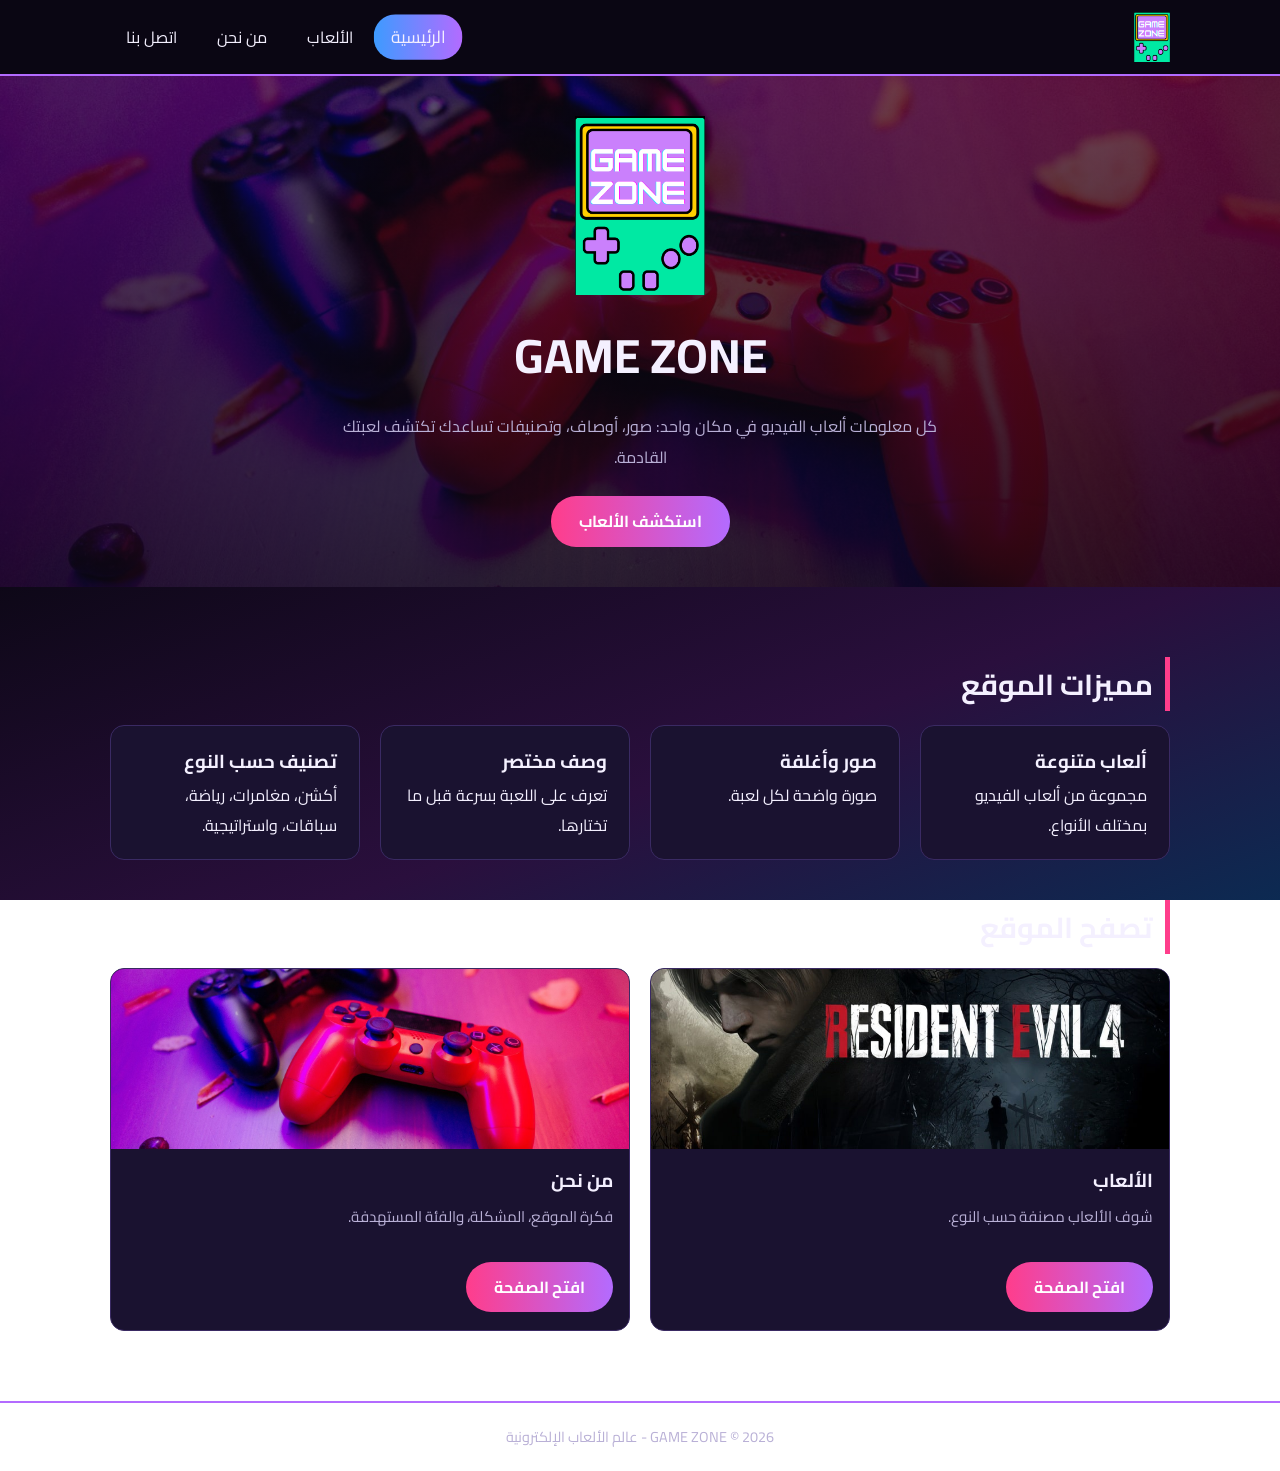
<file: index.html>
<!DOCTYPE html>
<html lang="ar" dir="rtl">
<head>
  <meta charset="UTF-8">
  <meta name="viewport" content="width=device-width, initial-scale=1.0">
  <title>الرئيسية | GAME ZONE</title>
  <link href="https://fonts.googleapis.com/css2?family=Cairo:wght@400;700;800&display=swap" rel="stylesheet">
  <link rel="stylesheet" href="style.css">
</head>
<body>
  <header>
    <nav>
      <a href="index.html" class="logo">
        <img src="images/logo.png" alt="شعار GAME ZONE">
      </a>
      <ul>
        <li><a href="index.html" class="active">الرئيسية</a></li>
        <li><a href="page1.html" >الألعاب</a></li>
        <li><a href="page2.html" >من نحن</a></li>
        <li><a href="contact.html" >اتصل بنا</a></li>
      </ul>
    </nav>
  </header>

  <section class="hero">
    <div>
     <img src="images/logo.png" alt="شعار GAME ZONE" class="hero-logo">
     <h1>GAME ZONE</h1>
      <p>كل معلومات ألعاب الفيديو في مكان واحد: صور، أوصاف، وتصنيفات تساعدك تكتشف لعبتك القادمة.</p>
      <a href="page1.html" class="btn">استكشف الألعاب</a>
    </div>
  </section>

  <main>
    <section>
      <h2>مميزات الموقع</h2>
      <div class="cards">
        <article class="box"><h3>ألعاب متنوعة</h3><p>مجموعة من ألعاب الفيديو بمختلف الأنواع.</p></article>
        <article class="box"><h3>صور وأغلفة</h3><p>صورة واضحة لكل لعبة.</p></article>
        <article class="box"><h3>وصف مختصر</h3><p>تعرف على اللعبة بسرعة قبل ما تختارها.</p></article>
        <article class="box"><h3>تصنيف حسب النوع</h3><p>أكشن، مغامرات، رياضة، سباقات، واستراتيجية.</p></article>
      </div>
    </section>

    <section>
      <h2>تصفح الموقع</h2>
      <div class="cards">
        <article class="card">
          <img src="images/action.jpg" alt="صورة لعبة أكشن">
          <div class="info">
            <h3> الألعاب</h3>
            <p>شوف الألعاب مصنفة حسب النوع.</p>
            <br><a href="page1.html" class="btn">افتح الصفحة</a>
          </div>
        </article>
        <article class="card">
          <img src="images/banner.jpg" alt="يد تحكم ألعاب">
          <div class="info">
            <h3>من نحن</h3>
            <p>فكرة الموقع، المشكلة، والفئة المستهدفة.</p>
            <br><a href="page2.html" class="btn">افتح الصفحة</a>
          </div>
        </article>
      </div>
    </section>
  </main>

  <footer>
    <p>GAME ZONE &copy; 2026 - عالم الألعاب الإلكترونية</p>
  </footer>
</body>
</html>
</file>
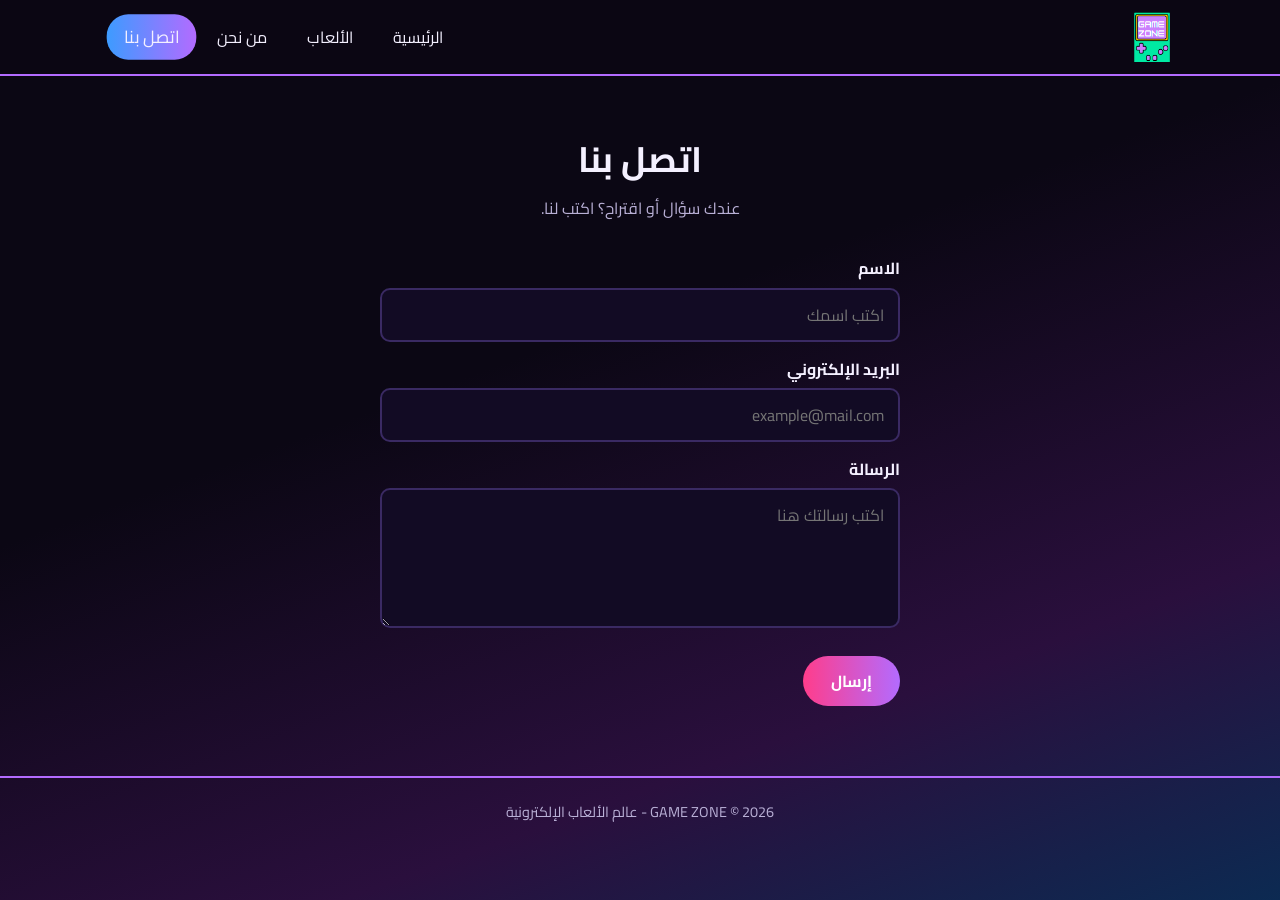
<file: contact.html>
<!DOCTYPE html>
<html lang="ar" dir="rtl">
<head>
  <meta charset="UTF-8">
  <meta name="viewport" content="width=device-width, initial-scale=1.0">
  <title>اتصل بنا | GAME ZONE</title>
  <link href="https://fonts.googleapis.com/css2?family=Cairo:wght@400;700;800&display=swap" rel="stylesheet">
  <link rel="stylesheet" href="style.css">
</head>
<body>
  <header>
    <nav>
      <a href="index.html" class="logo">
        <img src="images/logo.png" alt="شعار GAME ZONE">
      </a>
      <ul>
        <li><a href="index.html" >الرئيسية</a></li>
        <li><a href="page1.html" >الألعاب</a></li>
        <li><a href="page2.html" >من نحن</a></li>
        <li><a href="contact.html" class="active">اتصل بنا</a></li>
      </ul>
    </nav>
  </header>

  <main>
    <section class="page-title">
      <h1>اتصل بنا</h1>
      <p>عندك سؤال أو اقتراح؟ اكتب لنا.</p>
    </section>

    <section>
      <form action="contact.html" method="get">
        <label for="name">الاسم</label>
        <input type="text" id="name" name="name" placeholder="اكتب اسمك" required>

        <label for="email">البريد الإلكتروني</label>
        <input type="email" id="email" name="email" placeholder="example@mail.com" required>

        <label for="message">الرسالة</label>
        <textarea id="message" name="message" placeholder="اكتب رسالتك هنا" required></textarea>

        <button type="submit" class="btn">إرسال</button>
      </form>
    </section>
  </main>

  <footer>
    <p>GAME ZONE &copy; 2026 - عالم الألعاب الإلكترونية</p>
  </footer>
</body>
</html>
</file>
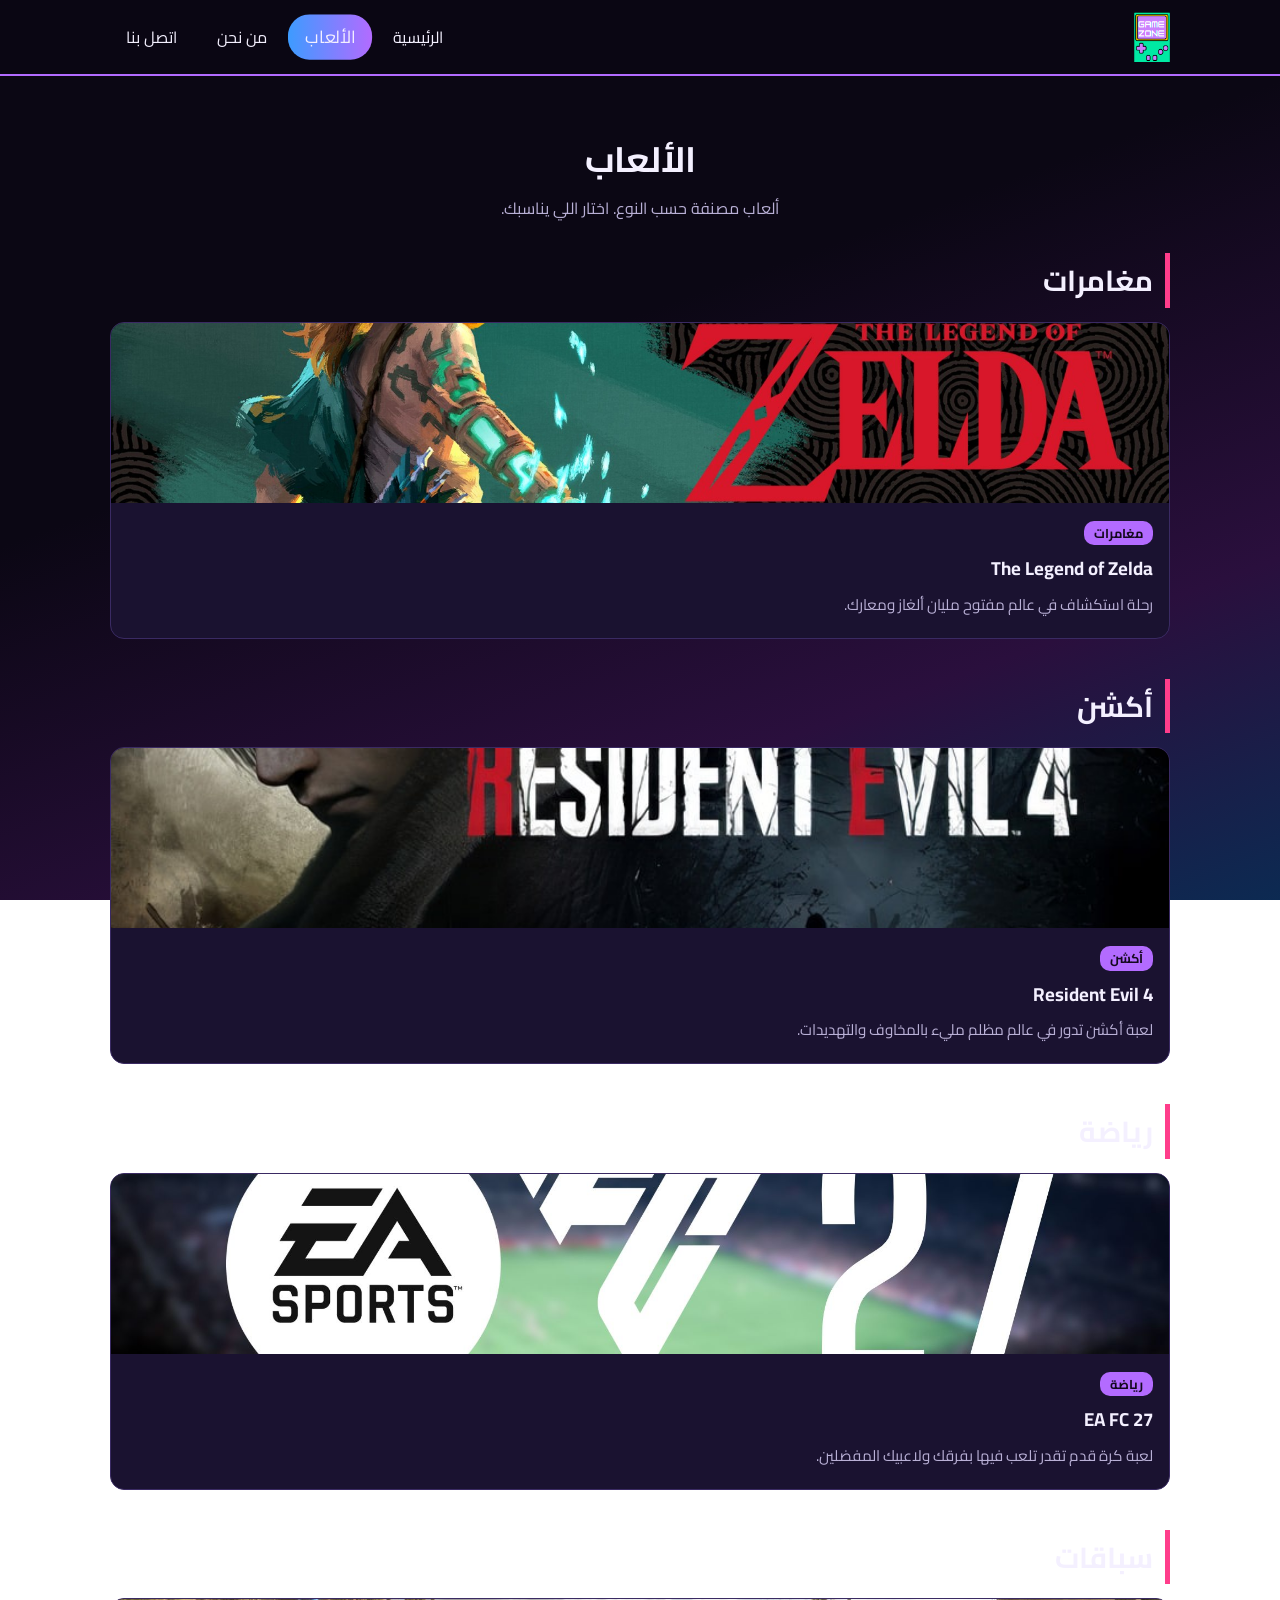
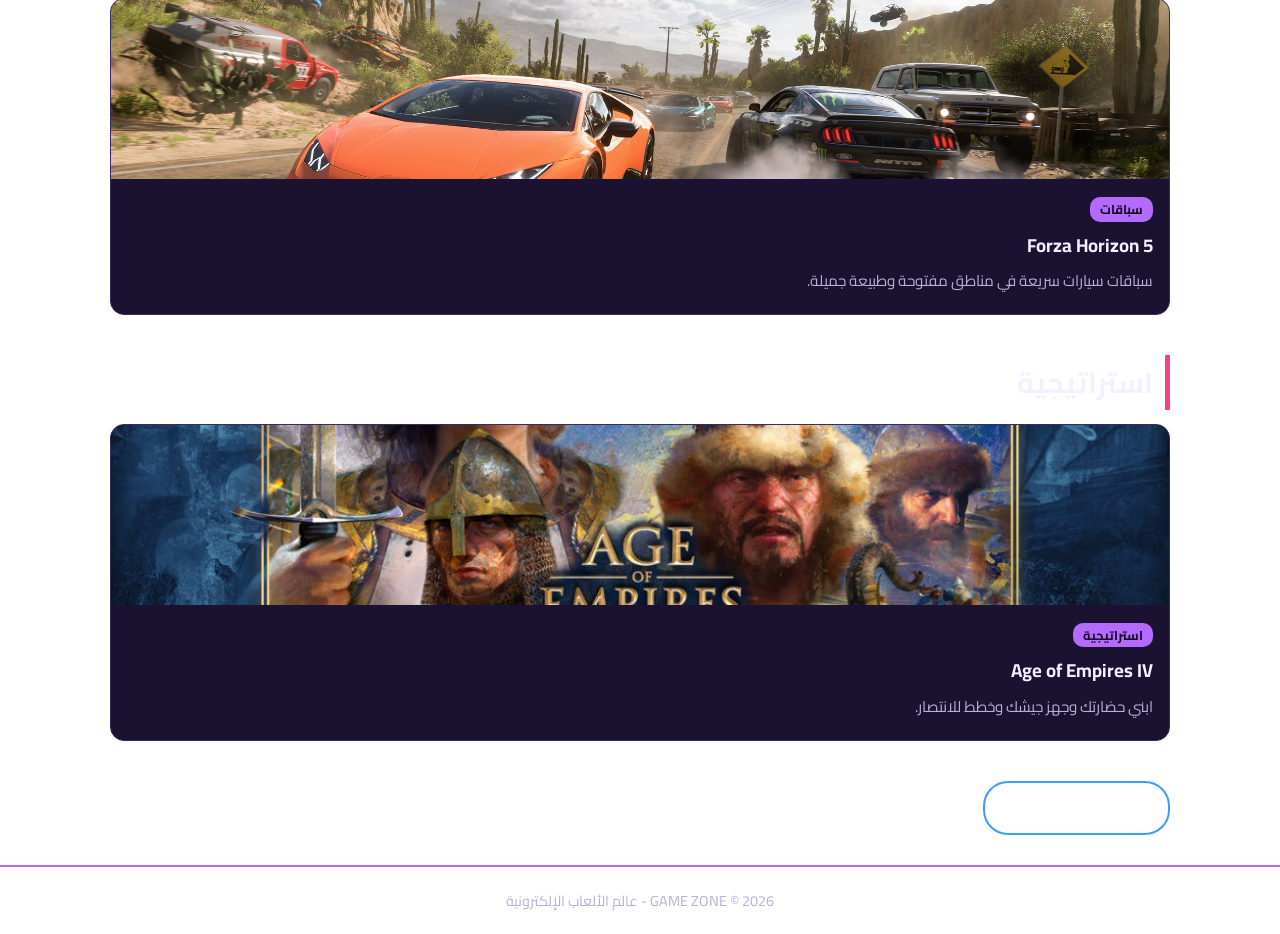
<file: page1.html>
<!DOCTYPE html>
<html lang="ar" dir="rtl">
<head>
  <meta charset="UTF-8">
  <meta name="viewport" content="width=device-width, initial-scale=1.0">
  <title>الألعاب | GAME ZONE</title>
  <link href="https://fonts.googleapis.com/css2?family=Cairo:wght@400;700;800&display=swap" rel="stylesheet">
  <link rel="stylesheet" href="style.css">
</head>
<body>
  <header>
    <nav>
      <a href="index.html" class="logo">
        <img src="images/logo.png" alt="شعار GAME ZONE">
      </a>
      <ul>
        <li><a href="index.html" >الرئيسية</a></li>
        <li><a href="page1.html" class="active">الألعاب</a></li>
        <li><a href="page2.html" >من نحن</a></li>
        <li><a href="contact.html" >اتصل بنا</a></li>
      </ul>
    </nav>
  </header>

  <main>
    <section class="page-title">
      <h1>الألعاب</h1>
      <p>ألعاب مصنفة حسب النوع. اختار اللي يناسبك.</p>
    </section>

    <section>
      <h2>مغامرات</h2>
      <div class="cards">
        <article class="card">
          <img src="images/adventure.jpg" alt="غلاف لعبة The Legend of Zelda">
          <div class="info">
            <span class="tag">مغامرات</span>
            <h3>The Legend of Zelda</h3>
            <p>رحلة استكشاف في عالم مفتوح مليان ألغاز ومعارك.</p>
          </div>
        </article>
      </div>
    </section>

    <section>
      <h2>أكشن</h2>
      <div class="cards">
        <article class="card">
          <img src="images/action.jpg" alt="غلاف لعبة Resident Evil 4">
          <div class="info">
            <span class="tag">أكشن</span>
            <h3>Resident Evil 4</h3>
            <p>لعبة أكشن تدور في عالم مظلم مليء بالمخاوف والتهديدات.</p>
          </div>
        </article>
      </div>
    </section>

    <section>
      <h2>رياضة</h2>
      <div class="cards">
        <article class="card">
          <img src="images/sports.jpg" alt="غلاف لعبة EA FC 27">
          <div class="info">
            <span class="tag">رياضة</span>
            <h3>EA FC 27</h3>
            <p>لعبة كرة قدم تقدر تلعب فيها بفرقك ولاعبيك المفضلين.</p>
          </div>
        </article>
      </div>
    </section>

    <section>
      <h2>سباقات</h2>
      <div class="cards">
        <article class="card">
          <img src="images/racing.jpg" alt="غلاف لعبة Forza Horizon 556">
          <div class="info">
            <span class="tag">سباقات</span>
            <h3>Forza Horizon 5</h3>
            <p>سباقات سيارات سريعة في مناطق مفتوحة وطبيعة جميلة.</p>
          </div>
        </article>
      </div>
    </section>

    <section>
      <h2>استراتيجية</h2>
      <div class="cards">
        <article class="card">
          <img src="images/strategy.jpg" alt="غلاف لعبة Age of Empires IV">
          <div class="info">
            <span class="tag">استراتيجية</span>
            <h3>Age of Empires IV</h3>
            <p>ابني حضارتك وجهز جيشك وخطط للانتصار.</p>
          </div>
        </article>
      </div>
    </section>

    <a href="index.html" class="btn btn-back">&larr; الرجوع للرئيسية</a>
  </main>

  <footer>
    <p>GAME ZONE &copy; 2026 - عالم الألعاب الإلكترونية</p>
  </footer>
</body>
</html>
</file>
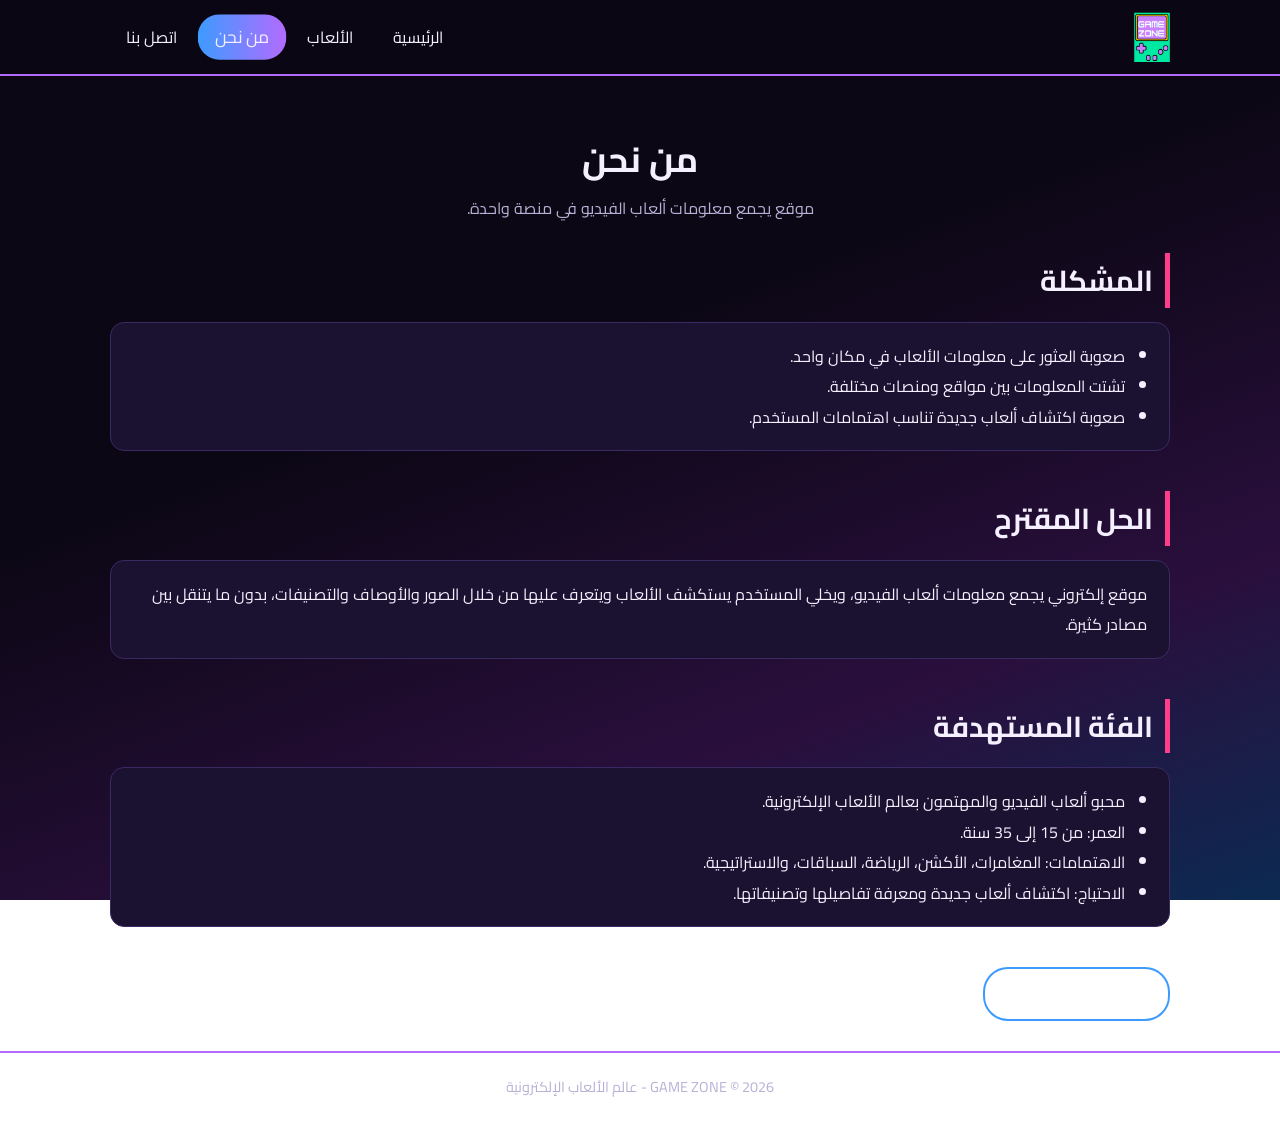
<file: page2.html>
<!DOCTYPE html>
<html lang="ar" dir="rtl">
<head>
  <meta charset="UTF-8">
  <meta name="viewport" content="width=device-width, initial-scale=1.0">
  <title>من نحن | GAME ZONE</title>
  <link href="https://fonts.googleapis.com/css2?family=Cairo:wght@400;700;800&display=swap" rel="stylesheet">
  <link rel="stylesheet" href="style.css">
</head>
<body>
  <header>
    <nav>
      <a href="index.html" class="logo">
        <img src="images/logo.png" alt="شعار GAME ZONE">
      </a>
      <ul>
        <li><a href="index.html" >الرئيسية</a></li>
        <li><a href="page1.html" >الألعاب</a></li>
        <li><a href="page2.html" class="active">من نحن</a></li>
        <li><a href="contact.html" >اتصل بنا</a></li>
      </ul>
    </nav>
  </header>

  <main>
    <section class="page-title">
      <h1>من نحن</h1>
      <p>موقع يجمع معلومات ألعاب الفيديو في منصة واحدة.</p>
    </section>

    <section>
      <h2>المشكلة</h2>
      <div class="box">
        <ul>
          <li>صعوبة العثور على معلومات الألعاب في مكان واحد.</li>
          <li>تشتت المعلومات بين مواقع ومنصات مختلفة.</li>
          <li>صعوبة اكتشاف ألعاب جديدة تناسب اهتمامات المستخدم.</li>
        </ul>
      </div>
    </section>

    <section>
      <h2>الحل المقترح</h2>
      <div class="box">
        <p>موقع إلكتروني يجمع معلومات ألعاب الفيديو، ويخلي المستخدم يستكشف الألعاب ويتعرف عليها من خلال الصور والأوصاف والتصنيفات، بدون ما يتنقل بين مصادر كثيرة.</p>
      </div>
    </section>

    <section>
      <h2>الفئة المستهدفة</h2>
      <div class="box">
        <ul>
          <li>محبو ألعاب الفيديو والمهتمون بعالم الألعاب الإلكترونية.</li>
          <li>العمر: من 15 إلى 35 سنة.</li>
          <li>الاهتمامات: المغامرات، الأكشن، الرياضة، السباقات، والاستراتيجية.</li>
          <li>الاحتياج: اكتشاف ألعاب جديدة ومعرفة تفاصيلها وتصنيفاتها.</li>
        </ul>
      </div>
    </section>

    <a href="index.html" class="btn btn-back">&larr; الرجوع للرئيسية</a>
  </main>

  <footer>
    <p>GAME ZONE &copy; 2026 - عالم الألعاب الإلكترونية</p>
  </footer>
</body>
</html>
</file>
<file: style.css>
/* ===== إعدادات عامة ===== */
* { margin: 0; padding: 0; box-sizing: border-box; }

:root {
  --bg: #0b0714;
  --card: #1a1230;
  --purple: #b36bff;
  --pink: #ff3d8b;
  --blue: #3d9bff;
  --text: #f4f0ff;
  --muted: #b9b0d6;
}

body {
  font-family: 'Cairo', Tahoma, Arial, sans-serif;
  background: linear-gradient(160deg, #0b0714 40%, #2a0f3d 75%, #0c2a52 100%);
  background-attachment: fixed;
  color: var(--text);
  line-height: 1.9;
}

a { color: inherit; text-decoration: none; }
img { max-width: 100%; display: block; }

/* ===== الهيدر والـ Navbar ===== */
header {
  background: rgba(11, 7, 20, 0.95);
  border-bottom: 2px solid var(--purple);
  position: sticky;
  top: 0;
  z-index: 10;
}

nav {
  max-width: 1100px;
  margin: auto;
  padding: 12px 20px;
  display: flex;
  align-items: center;
  justify-content: space-between;
  flex-wrap: wrap;
  gap: 10px;
}

.logo { font-size: 1.6rem; font-weight: 800; color: var(--purple); }
.logo span { color: var(--pink); }

nav ul { list-style: none; display: flex; gap: 8px; flex-wrap: wrap; }

nav ul a {
  display: block;
  padding: 6px 16px;
  border-radius: 20px;
  transition: 0.3s;
}

nav ul a:hover,
nav ul a.active {
  background: linear-gradient(90deg, var(--blue), var(--purple));
  transform: scale(1.08);
}

/* ===== البانر ===== */
.hero {
  min-height: 420px;
  background: linear-gradient(rgba(11,7,20,.6), rgba(11,7,20,.85)), url("images/banner.jpg") center/cover;
  display: flex;
  align-items: center;
  justify-content: center;
  text-align: center;
  padding: 40px 20px;
}

.hero h1 { font-size: 3rem; margin-bottom: 10px; }
.hero p { color: var(--muted); max-width: 600px; margin: 0 auto 24px; }
.hero img {
  width: 130px;
  height: auto;
  display: block;
  margin: 0 auto 15px;
}
/* ===== الأزرار ===== */
.btn {
  display: inline-block;
  padding: 10px 28px;
  border-radius: 25px;
  background: linear-gradient(90deg, var(--pink), var(--purple));
  color: #fff;
  font-weight: 700;
  border: none;
  cursor: pointer;
  font-family: inherit;
  font-size: 1rem;
  transition: 0.3s;
}

.btn:hover {
  transform: scale(1.08);
  box-shadow: 0 0 18px var(--pink);
}

.btn-back {
  background: transparent;
  border: 2px solid var(--blue);
}

.btn-back:hover { box-shadow: 0 0 18px var(--blue); }

/* ===== الأقسام ===== */
main { max-width: 1100px; margin: auto; padding: 30px 20px; }

section { margin-bottom: 40px; }

h2 {
  font-size: 1.8rem;
  margin-bottom: 14px;
  border-right: 5px solid var(--pink);
  padding-right: 12px;
}

.page-title { text-align: center; margin: 20px 0 30px; }
.page-title h1 { font-size: 2.2rem; }
.page-title p { color: var(--muted); }

/* ===== الكروت ===== */
.cards {
  display: grid;
  grid-template-columns: repeat(auto-fit, minmax(240px, 1fr));
  gap: 20px;
}

.card {
  background: var(--card);
  border: 1px solid #3a2a63;
  border-radius: 14px;
  overflow: hidden;
  transition: 0.3s;
}

.card:hover {
  transform: scale(1.04);
  box-shadow: 0 0 22px rgba(179, 107, 255, 0.6);
}

.card img { width: 100%; height: 180px; object-fit: cover; }
.card .info { padding: 14px 16px 18px; }
.card h3 { margin-bottom: 4px; }
.card p { color: var(--muted); font-size: 0.95rem; }

.tag {
  display: inline-block;
  background: var(--purple);
  color: #14091f;
  font-size: 0.8rem;
  font-weight: 700;
  padding: 0 10px;
  border-radius: 10px;
  margin-bottom: 6px;
}

.box {
  background: var(--card);
  border: 1px solid #3a2a63;
  border-radius: 14px;
  padding: 18px 22px;
}

.box ul { padding-right: 22px; }

/* ===== الفورم ===== */
form { max-width: 520px; margin: auto; }

label { display: block; margin: 12px 0 4px; font-weight: 700; }

input, textarea {
  width: 100%;
  padding: 10px 14px;
  border-radius: 10px;
  border: 2px solid #3a2a63;
  background: #120b24;
  color: var(--text);
  font-family: inherit;
  font-size: 1rem;
  transition: 0.3s;
}

input:focus, textarea:focus {
  outline: none;
  border-color: var(--blue);
  box-shadow: 0 0 12px var(--blue);
}

textarea { height: 140px; resize: vertical; }
form .btn { margin-top: 18px; }

/* ===== الفوتر ===== */
footer {
  text-align: center;
  padding: 20px;
  border-top: 2px solid var(--purple);
  color: var(--muted);
  font-size: 0.9rem;
}

/* ===== تصميم متجاوب ===== */
@media (max-width: 700px) {
  nav { justify-content: center; }
  .hero h1 { font-size: 2.1rem; }
  .hero { min-height: 340px; }
}

/* ===== اللوقو ===== */
.logo img {
  height: 50px;
  width: auto;
}
</file>
